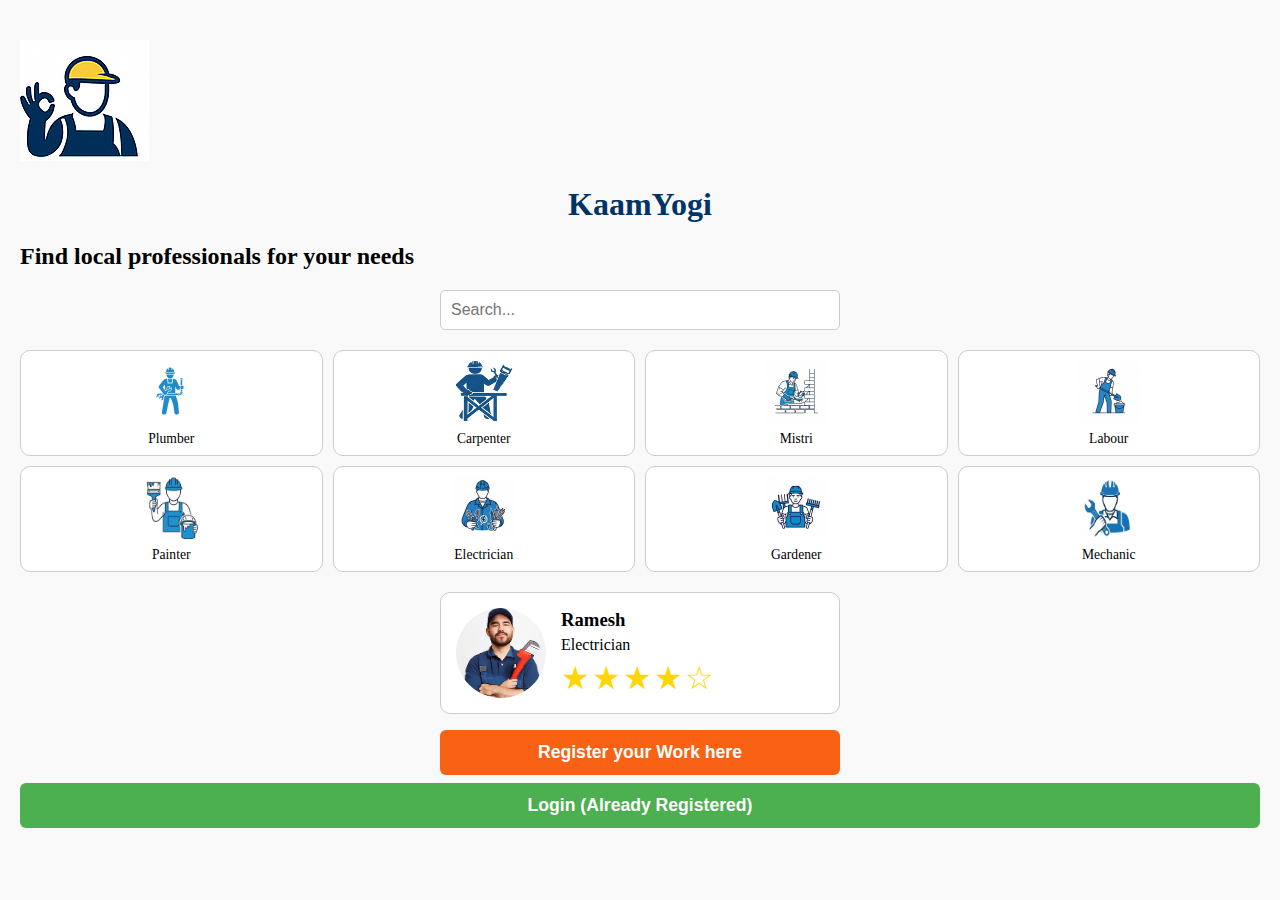
<file: responsive-website/src/index.html>
<!DOCTYPE html>
<html lang="en">
<head>
    <meta charset="UTF-8">
    <meta name="viewport" content="width=device-width, initial-scale=1.0">
    <link rel="stylesheet" href="css/styles.css">
    <title>KaamYogi</title>
</head>
<body>

    <nav class="navbar">
        <div class="logo">
            <img src="images/logo.png" alt="KaamYogi Logo">
        </div>
        
    <h1>KaamYogi</h1>
    <h2>Find local professionals for your needs</h2>

    <div class="search-bar">
        <input type="text" placeholder="Search...">
    </div>

    <div class="icons-grid">
        <div class="icon-card">
            <img src="images/plumber.png" alt="Plumber">
            <p>Plumber</p>
        </div>
        <div class="icon-card">
            <img src="images/carpanter.png" alt="Carpenter">
            <p>Carpenter</p>
        </div>
        <div class="icon-card">
            <img src="images/mistri.png" alt="Mistri">
            <p>Mistri</p>
        </div>
        <div class="icon-card">
            <img src="images/labour.png" alt="Labour">
            <p>Labour</p>
        </div>
        <div class="icon-card">
            <img src="images/painter.png" alt="Painter">
            <p>Painter</p>
        </div>
        <div class="icon-card">
            <img src="images/electrician.png" alt="Electrician">
            <p>Electrician</p>
        </div>
        <div class="icon-card">
            <img src="images/gardner.png" alt="Gardener">
            <p>Gardener</p>
        </div>
        <div class="icon-card">
            <img src="images/mechanic.png" alt="Mechanic">
            <p>Mechanic</p>
        </div>
        
    </div>

    <div class="profile-section">
        <img src="images/image1.png" alt="Ramesh">
        <div>
            <h3>Ramesh</h3>
            <p>Electrician</p>
            <p class="stars">★★★★☆</p>
        </div>
    </div>

    <div class="register-btn-wrapper">
        <button class="register-btn" onclick="window.location.href='register.html'">Register your Work here</button>
    </div>

    <div class="login-btn-wrapper">
        <button class="login-btn" onclick="window.location.href='login.html'">Login (Already Registered)</button>
    </div>
    <script src="js/main.js"></script>
</body>
</html>
</file>
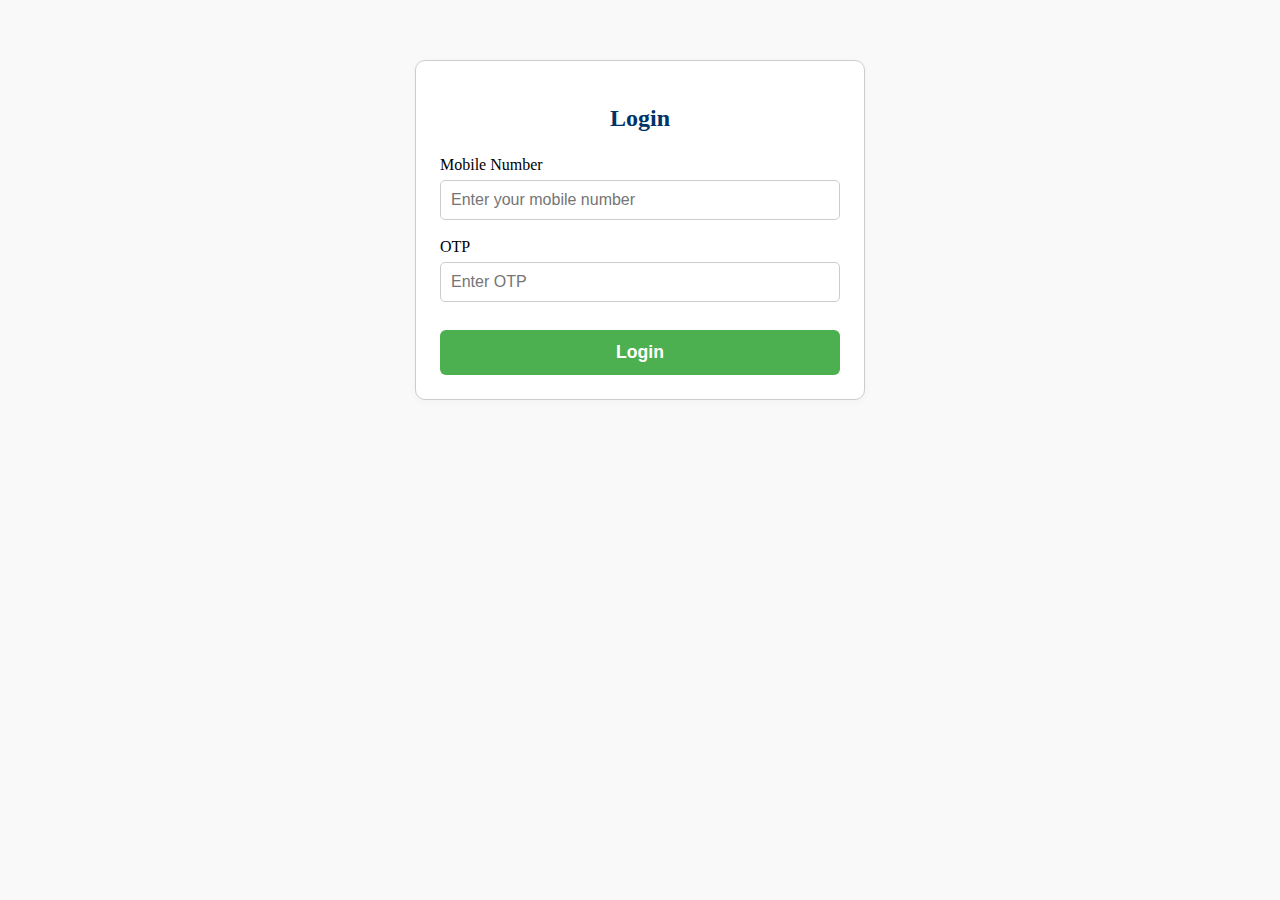
<file: responsive-website/src/login.html>
<!DOCTYPE html>
<html lang="en">
<head>
    <meta charset="UTF-8">
    <meta name="viewport" content="width=device-width, initial-scale=1.0">
    <title>Login - KaamYogi</title>
    <link rel="stylesheet" href="css/styles.css">
    <style>
        .login-container {
            max-width: 400px;
            margin: 40px auto;
            padding: 24px;
            background: #fff;
            border-radius: 10px;
            border: 1px solid #ccc;
            box-shadow: 0 2px 8px rgba(0,0,0,0.03);
        }
        .login-container h2 {
            text-align: center;
            margin-bottom: 24px;
            color: #003366;
        }
        .form-group {
            margin-bottom: 18px;
        }
        .form-group label {
            display: block;
            margin-bottom: 6px;
            font-weight: 500;
        }
        .form-group input[type="text"],
        .form-group input[type="email"],
        .form-group input[type="number"] {
            width: 100%;
            padding: 10px;
            border: 1px solid #ccc;
            border-radius: 5px;
            font-size: 1rem;
            box-sizing: border-box;
        }
        .form-group input[type="file"] {
            border: none;
            font-size: 1rem;
        }
        .login-btn {
            width: 100%;
            padding: 12px 0;
            background-color: #4CAF50;
            color: #fff;
            border: none;
            border-radius: 6px;
            font-size: 1.1rem;
            font-weight: bold;
            cursor: pointer;
            margin-top: 10px;
            transition: background 0.2s;
        }
        .login-btn:hover {
            background-color: #388e3c;
        }
    </style>
</head>
<body>
    <div class="login-container">
        <h2>Login</h2>
        <form>
            <div class="form-group">
                <label for="mobile">Mobile Number</label>
                <input type="text" id="mobile" name="mobile" placeholder="Enter your mobile number" maxlength="10" required>
            </div>
            <div class="form-group">
                <label for="otp">OTP</label>
                <input type="text" id="otp" name="otp" placeholder="Enter OTP" maxlength="6" required>
            </div>
            <button type="submit" class="login-btn">Login</button>
        </form>
</file>
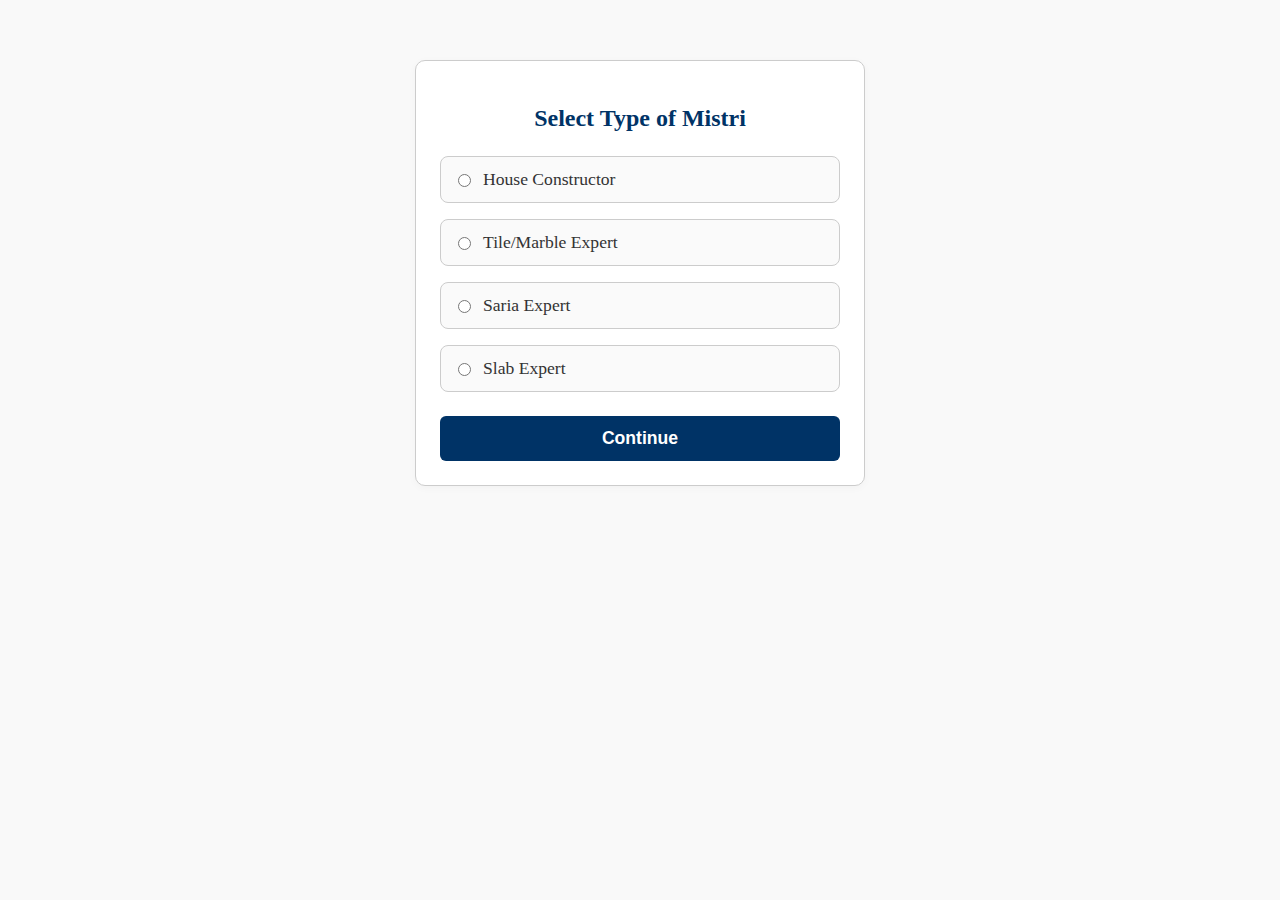
<file: responsive-website/src/Mistri.html>
<!DOCTYPE html>
<html lang="en">
<head>
    <meta charset="UTF-8">
    <meta name="viewport" content="width=device-width, initial-scale=1.0">
    <title>Select Mistri Type - KaamYogi</title>
    <link rel="stylesheet" href="css/styles.css">
    <style>
        .mistri-container {
            max-width: 400px;
            margin: 40px auto;
            padding: 24px;
            background: #fff;
            border-radius: 10px;
            border: 1px solid #ccc;
            box-shadow: 0 2px 8px rgba(0,0,0,0.03);
        }
        .mistri-container h2 {
            text-align: center;
            margin-bottom: 24px;
            color: #003366;
        }
        .mistri-type-list {
            display: flex;
            flex-direction: column;
            gap: 16px;
        }
        .mistri-type-option {
            display: flex;
            align-items: center;
            padding: 12px;
            border: 1px solid #ccc;
            border-radius: 8px;
            cursor: pointer;
            transition: background 0.2s, border 0.2s;
            background: #fafafa;
        }
        .mistri-type-option:hover,
        .mistri-type-option input[type="radio"]:checked + span {
            background: #e3f2fd;
            border-color: #2196f3;
        }
        .mistri-type-option input[type="radio"] {
            margin-right: 12px;
        }
        .mistri-type-option span {
            font-size: 1.1rem;
            color: #333;
        }
        .select-btn {
            width: 100%;
            padding: 12px 0;
            background-color: #003366;
            color: #fff;
            border: none;
            border-radius: 6px;
            font-size: 1.1rem;
            font-weight: bold;
            cursor: pointer;
            margin-top: 24px;
            transition: background 0.2s;
        }
        .select-btn:hover {
            background-color: #00509e;
        }
    </style>
</head>
<body>
    <div class="mistri-container">
        <h2>Select Type of Mistri</h2>
        <form>
            <div class="mistri-type-list">
                <label class="mistri-type-option">
                    <input type="radio" name="mistri_type" value="House Constructor" required>
                    <span>House Constructor</span>
                </label>
                <label class="mistri-type-option">
                    <input type="radio" name="mistri_type" value="Tile/Marble Expert" required>
                    <span>Tile/Marble Expert</span>
                </label>
                <label class="mistri-type-option">
                    <input type="radio" name="mistri_type" value="Saria Expert" required>
                    <span>Saria Expert</span>
                </label>
                <label class="mistri-type-option">
                    <input type="radio" name="mistri_type" value="Slab Expert" required>
                    <span>Slab Expert</span>
                </label>
            </div>
            <button type="submit" class="select-btn">Continue</button>
        </form>
    </div>
</file>
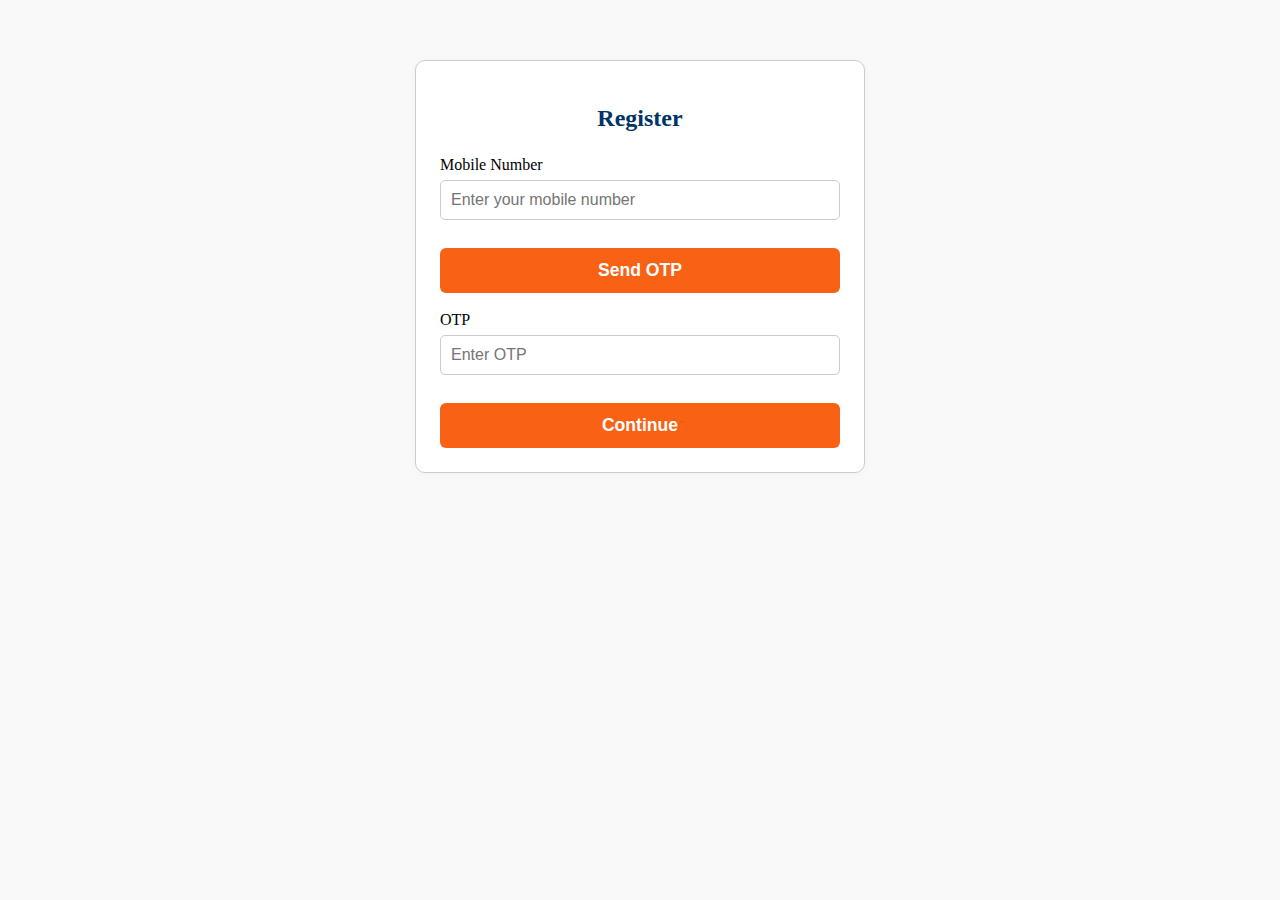
<file: responsive-website/src/otpregister.html>
<!DOCTYPE html>
<html lang="en">
<head>
    <meta charset="UTF-8">
    <meta name="viewport" content="width=device-width, initial-scale=1.0">
    <title>Register - KaamYogi</title>
    <link rel="stylesheet" href="css/styles.css">
    <style>
        .register-container {
            max-width: 400px;
            margin: 40px auto;
            padding: 24px;
            background: #fff;
            border-radius: 10px;
            border: 1px solid #ccc;
            box-shadow: 0 2px 8px rgba(0,0,0,0.03);
        }
        .register-container h2 {
            text-align: center;
            margin-bottom: 24px;
            color: #003366;
        }
        .form-group {
            margin-bottom: 18px;
        }
        .form-group label {
            display: block;
            margin-bottom: 6px;
            font-weight: 500;
        }
        .form-group input {
            width: 100%;
            padding: 10px;
            border: 1px solid #ccc;
            border-radius: 5px;
            font-size: 1rem;
            box-sizing: border-box;
        }
        .otp-btn, .register-btn {
            width: 100%;
            padding: 12px 0;
            background-color: rgb(249, 97, 20);
            color: #fff;
            border: none;
            border-radius: 6px;
            font-size: 1.1rem;
            font-weight: bold;
            cursor: pointer;
            margin-top: 10px;
            transition: background 0.2s;
        }
        .otp-btn:hover, .register-btn:hover {
            background-color: rgb(249, 97, 20);
        }
    </style>
</head>
<body>
    <div class="register-container">
        <h2>Register</h2>
        <form>
            <div class="form-group">
                <label for="mobile">Mobile Number</label>
                <input type="tel" id="mobile" name="mobile" placeholder="Enter your mobile number" maxlength="10" required>
            </div>
            <button type="button" class="otp-btn" onclick="sendOTP()">Send OTP</button>
            <div class="form-group" style="margin-top:18px;">
                <label for="otp">OTP</label>
                <input type="text" id="otp" name="otp" placeholder="Enter OTP" maxlength="6" required>
            </div>
            <button type="submit" class="register-btn">Continue</button>
        </form>
    </div>
    <script>
        function sendOTP() {
            alert('OTP sent to your mobile number!');
            // Here you would integrate with your backend to send the OTP
        }
    </script>
</file>
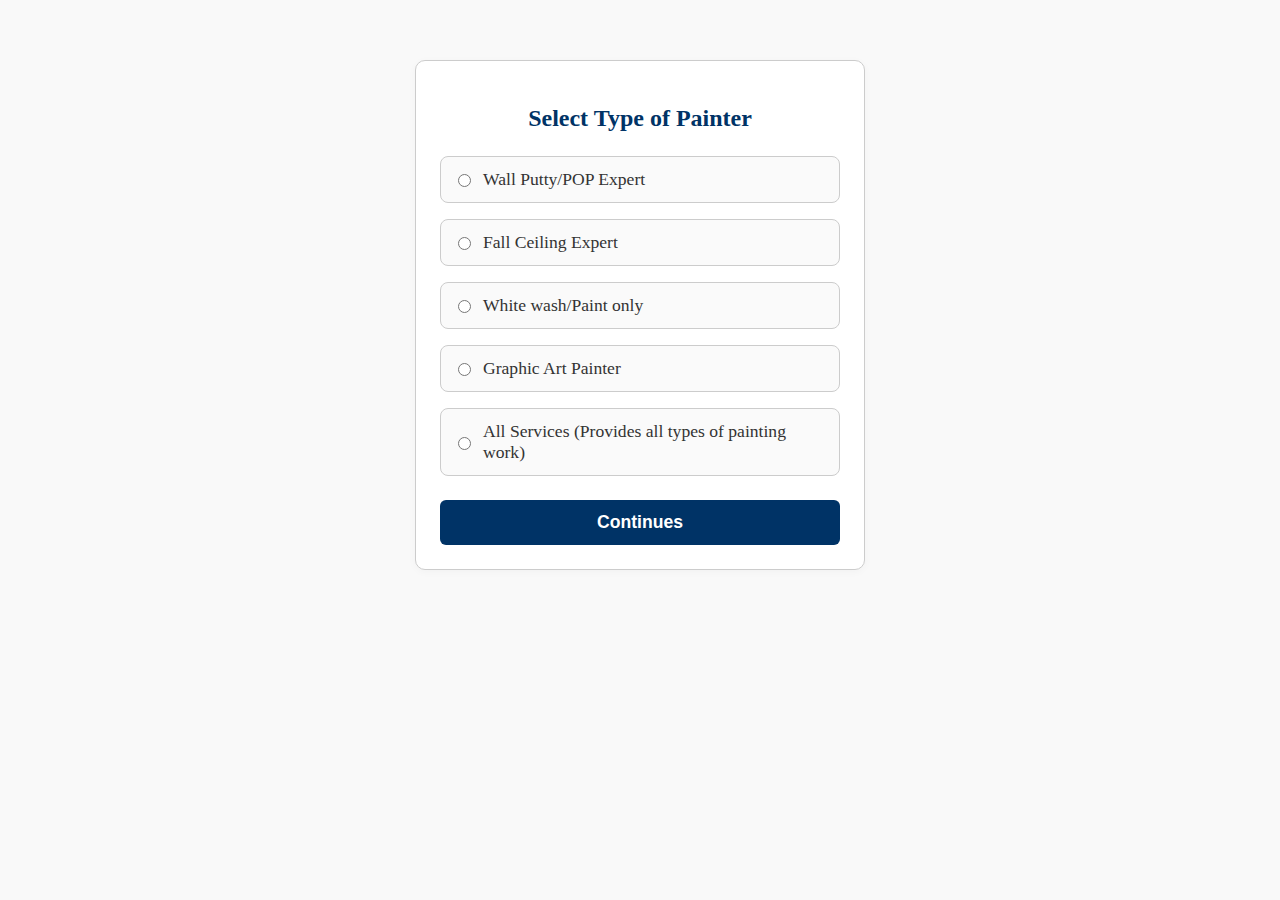
<file: responsive-website/src/painter.html>
<!DOCTYPE html>
<html lang="en">
<head>
    <meta charset="UTF-8">
    <meta name="viewport" content="width=device-width, initial-scale=1.0">
    <title>Select Painter Type - KaamYogi</title>
    <link rel="stylesheet" href="css/styles.css">
    <style>
        .painter-container {
            max-width: 400px;
            margin: 40px auto;
            padding: 24px;
            background: #fff;
            border-radius: 10px;
            border: 1px solid #ccc;
            box-shadow: 0 2px 8px rgba(0,0,0,0.03);
        }
        .painter-container h2 {
            text-align: center;
            margin-bottom: 24px;
            color: #003366;
        }
        .painter-type-list {
            display: flex;
            flex-direction: column;
            gap: 16px;
        }
        .painter-type-option {
            display: flex;
            align-items: center;
            padding: 12px;
            border: 1px solid #ccc;
            border-radius: 8px;
            cursor: pointer;
            transition: background 0.2s, border 0.2s;
            background: #fafafa;
        }
        .painter-type-option:hover,
        .painter-type-option input[type="radio"]:checked + span {
            background: #e3f2fd;
            border-color: #2196f3;
        }
        .painter-type-option input[type="radio"] {
            margin-right: 12px;
        }
        .painter-type-option span {
            font-size: 1.1rem;
            color: #333;
        }
        .select-btn {
            width: 100%;
            padding: 12px 0;
            background-color: #003366;
            color: #fff;
            border: none;
            border-radius: 6px;
            font-size: 1.1rem;
            font-weight: bold;
            cursor: pointer;
            margin-top: 24px;
            transition: background 0.2s;
        }
        .select-btn:hover {
            background-color: #00509e;
        }
    </style>
</head>
<body>
    <div class="painter-container">
        <h2>Select Type of Painter</h2>
        <form>
            <div class="painter-type-list">
                <label class="painter-type-option">
                    <input type="radio" name="painter_type" value="Wall Putty/POP Expert" required>
                    <span>Wall Putty/POP Expert</span>
                </label>
                <label class="painter-type-option">
                    <input type="radio" name="painter_type" value="Fall Ceiling Expert" required>
                    <span>Fall Ceiling Expert</span>
                </label>
                <label class="painter-type-option">
                    <input type="radio" name="painter_type" value="White wash/Paint only" required>
                    <span>White wash/Paint only</span>
                </label>
                <label class="painter-type-option">
                    <input type="radio" name="painter_type" value="Graphic Art Painter" required>
                    <span>Graphic Art Painter</span>
                </label>
                <label class="painter-type-option">
                    <input type="radio" name="painter_type" value="All Services" required>
                    <span>All Services (Provides all types of painting work)</span>
                </label>
            </div>
            <button type="submit" class="select-btn">Continues</button>
        </form>
    </div>
</body>
</html>
</file>
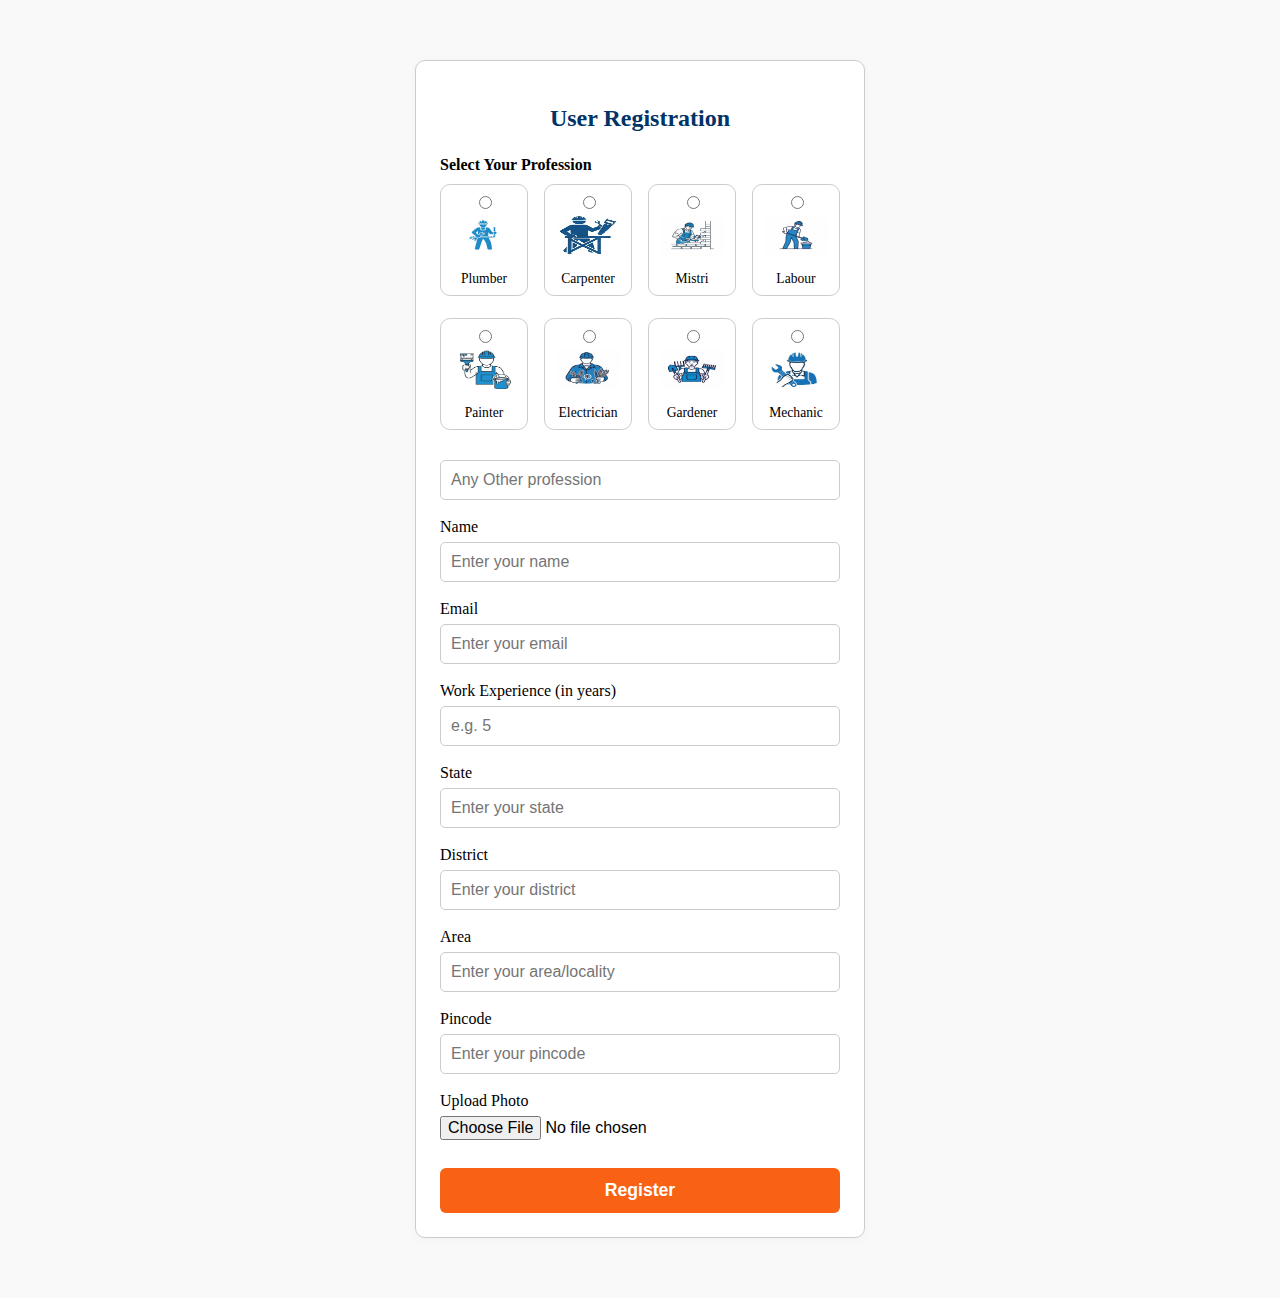
<file: responsive-website/src/register.html>
<!DOCTYPE html>
<html lang="en">
<head>
    <meta charset="UTF-8">
    <meta name="viewport" content="width=device-width, initial-scale=1.0">
    <title>User Registration - KaamYogi</title>
    <link rel="stylesheet" href="css/styles.css">
    <style>
        .register-container {
            max-width: 400px;
            margin: 40px auto;
            padding: 24px;
            background: #fff;
            border-radius: 10px;
            border: 1px solid #ccc;
            box-shadow: 0 2px 8px rgba(0,0,0,0.03);
        }
        .register-container h2 {
            text-align: center;
            margin-bottom: 24px;
            color: #003366;
        }
        .form-group {
            margin-bottom: 18px;
        }
        .form-group label {
            display: block;
            margin-bottom: 6px;
            font-weight: 500;
        }
        .form-group input[type="text"],
        .form-group input[type="email"],
        .form-group input[type="number"] {
            width: 100%;
            padding: 10px;
            border: 1px solid #ccc;
            border-radius: 5px;
            font-size: 1rem;
            box-sizing: border-box;
        }
        .form-group input[type="file"] {
            border: none;
            font-size: 1rem;
        }
        .register-btn {
            width: 100%;
            padding: 12px 0;
            background-color: rgb(249, 97, 20);
            color: #fff;
            border: none;
            border-radius: 6px;
            font-size: 1.1rem;
            font-weight: bold;
            cursor: pointer;
            margin-top: 10px;
            transition: background 0.2s;
        }
        .register-btn:hover {
            background-color: rgb(249, 97, 20);
        }
        .icons-grid {
            display: grid;
            grid-template-columns: repeat(auto-fill, minmax(80px, 1fr));
            gap: 16px;
        }
        .icon-card {
            text-align: center;
        }
        .icon-card img {
            max-width: 100%;
            height: 40px;
            margin-bottom: 8px;
        }
        @media (max-width: 600px) {
            .icons-grid {
                grid-template-columns: repeat(4, 1fr);
                gap: 8px;
            }
            .icon-card img {
                height: 32px;
            }
        }
    </style>
</head>
<body>
    <div class="register-container">
        <h2>User Registration</h2>
        <!-- Icons Grid Start -->
        <form>
            <div class="form-group">
                <label style="font-weight:600; margin-bottom:10px; display:block;">Select Your Profession</label>
                <div class="icons-grid" style="margin-bottom: 24px;">
                    <label class="icon-card">
                        <input type="radio" name="profession" value="Plumber" required style="margin-bottom: 6px;">
                        <img src="images/plumber.png" alt="Plumber">
                        <p>Plumber</p>
                    </label>
                    <label class="icon-card">
                        <input type="radio" name="profession" value="Carpenter" required style="margin-bottom: 6px;">
                        <img src="images/carpanter.png" alt="Carpenter">
                        <p>Carpenter</p>
                    </label>
                    <label class="icon-card">
                        <input type="radio" name="profession" value="Mistri" required style="margin-bottom: 6px;">
                        <img src="images/mistri.png" alt="Mistri">
                        <p>Mistri</p>
                    </label>
                    <label class="icon-card">
                        <input type="radio" name="profession" value="Labour" required style="margin-bottom: 6px;">
                        <img src="images/labour.png" alt="Labour">
                        <p>Labour</p>
                    </label>
                    <label class="icon-card">
                        <input type="radio" name="profession" value="Painter" required style="margin-bottom: 6px;">
                        <img src="images/painter.png" alt="Painter">
                        <p>Painter</p>
                    </label>
                    <label class="icon-card">
                        <input type="radio" name="profession" value="Electrician" required style="margin-bottom: 6px;">
                        <img src="images/electrician.png" alt="Electrician">
                        <p>Electrician</p>
                    </label>
                    <label class="icon-card">
                        <input type="radio" name="profession" value="Gardener" required style="margin-bottom: 6px;">
                        <img src="images/gardner.png" alt="Gardener">
                        <p>Gardener</p>
                    </label>
                    <label class="icon-card">
                        <input type="radio" name="profession" value="Mechanic" required style="margin-bottom: 6px;">
                        <img src="images/mechanic.png" alt="Mechanic">
                        <p>Mechanic</p>
                    </label>
                </div>
                <input type="text" id="other-profession" name="other_profession" placeholder="Any Other profession ">
            </div>
            <div class="form-group">
                <label for="name">Name</label>
                <input type="text" id="name" name="name" placeholder="Enter your name" required>
            </div>
            <div class="form-group">
                <label for="email">Email</label>
                <input type="email" id="email" name="email" placeholder="Enter your email" required>
            </div>
            <div class="form-group">
                <label for="experience">Work Experience (in years)</label>
                <input type="number" id="experience" name="experience" min="0" placeholder="e.g. 5" required>
            </div>
            <div class="form-group">
                <label for="state">State</label>
                <input type="text" id="state" name="state" placeholder="Enter your state" required>
            </div>
            <div class="form-group">
                <label for="district">District</label>
                <input type="text" id="district" name="district" placeholder="Enter your district" required>
            </div>
            <div class="form-group">
                <label for="area">Area</label>
                <input type="text" id="area" name="area" placeholder="Enter your area/locality" required>
            </div>
            <div class="form-group">
                <label for="pincode">Pincode</label>
                <input type="text" id="pincode" name="pincode" maxlength="6" pattern="\d{6}" placeholder="Enter your pincode" required>
            </div>
            <div class="form-group">
                <label for="photo">Upload Photo</label>
                <input type="file" id="photo" name="photo" accept="image/*" required>
            </div>
            <button type="submit" class="register-btn">Register</button>
        </form>
    </div>
</body>
</html>
</file>
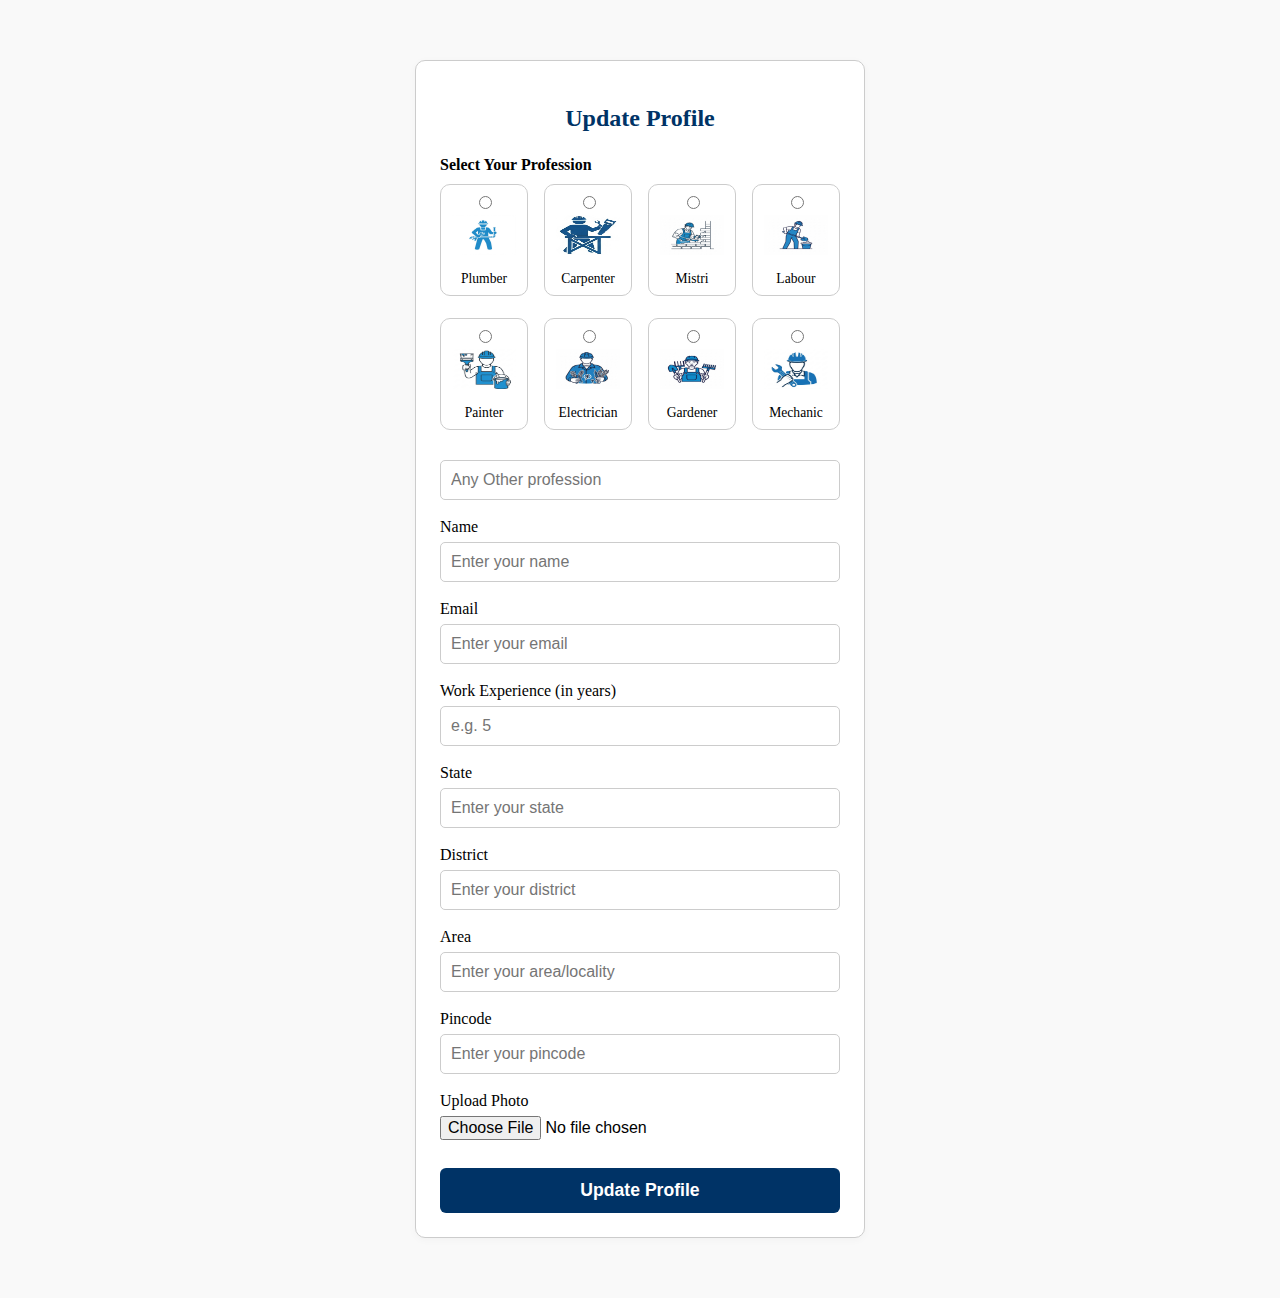
<file: responsive-website/src/updateprofile.html>
<!DOCTYPE html>
<html lang="en">
<head>
    <meta charset="UTF-8">
    <meta name="viewport" content="width=device-width, initial-scale=1.0">
    <title>Update Profile - KaamYogi</title>
    <link rel="stylesheet" href="css/styles.css">
    <style>
        .update-container {
            max-width: 400px;
            margin: 40px auto;
            padding: 24px;
            background: #fff;
            border-radius: 10px;
            border: 1px solid #ccc;
            box-shadow: 0 2px 8px rgba(0,0,0,0.03);
        }
        .update-container h2 {
            text-align: center;
            margin-bottom: 24px;
            color: #003366;
        }
        .form-group {
            margin-bottom: 18px;
        }
        .form-group label {
            display: block;
            margin-bottom: 6px;
            font-weight: 500;
        }
        .form-group input[type="text"],
        .form-group input[type="email"],
        .form-group input[type="number"] {
            width: 100%;
            padding: 10px;
            border: 1px solid #ccc;
            border-radius: 5px;
            font-size: 1rem;
            box-sizing: border-box;
        }
        .form-group input[type="file"] {
            border: none;
            font-size: 1rem;
        }
        .update-btn {
            width: 100%;
            padding: 12px 0;
            background-color: #003366;
            color: #fff;
            border: none;
            border-radius: 6px;
            font-size: 1.1rem;
            font-weight: bold;
            cursor: pointer;
            margin-top: 10px;
            transition: background 0.2s;
        }
        .update-btn:hover {
            background-color: #00509e;
        }
        .icons-grid {
            display: grid;
            grid-template-columns: repeat(4, 1fr);
            gap: 16px;
        }
        .icon-card {
            text-align: center;
        }
        .icon-card img {
            max-width: 100%;
            height: 40px;
            margin-bottom: 8px;
        }
        @media (max-width: 600px) {
            .icons-grid {
                grid-template-columns: repeat(4, 1fr);
                gap: 8px;
            }
            .icon-card img {
                height: 32px;
            }
        }
    </style>
</head>
<body>
    <div class="update-container">
        <h2>Update Profile</h2>
        <form>
            <div class="form-group">
                <label style="font-weight:600; margin-bottom:10px; display:block;">Select Your Profession</label>
                <div class="icons-grid" style="margin-bottom: 24px;">
                    <label class="icon-card">
                        <input type="radio" name="profession" value="Plumber" required style="margin-bottom: 6px;">
                        <img src="images/plumber.png" alt="Plumber">
                        <p>Plumber</p>
                    </label>
                    <label class="icon-card">
                        <input type="radio" name="profession" value="Carpenter" required style="margin-bottom: 6px;">
                        <img src="images/carpanter.png" alt="Carpenter">
                        <p>Carpenter</p>
                    </label>
                    <label class="icon-card">
                        <input type="radio" name="profession" value="Mistri" required style="margin-bottom: 6px;">
                        <img src="images/mistri.png" alt="Mistri">
                        <p>Mistri</p>
                    </label>
                    <label class="icon-card">
                        <input type="radio" name="profession" value="Labour" required style="margin-bottom: 6px;">
                        <img src="images/labour.png" alt="Labour">
                        <p>Labour</p>
                    </label>
                    <label class="icon-card">
                        <input type="radio" name="profession" value="Painter" required style="margin-bottom: 6px;">
                        <img src="images/painter.png" alt="Painter">
                        <p>Painter</p>
                    </label>
                    <label class="icon-card">
                        <input type="radio" name="profession" value="Electrician" required style="margin-bottom: 6px;">
                        <img src="images/electrician.png" alt="Electrician">
                        <p>Electrician</p>
                    </label>
                    <label class="icon-card">
                        <input type="radio" name="profession" value="Gardener" required style="margin-bottom: 6px;">
                        <img src="images/gardner.png" alt="Gardener">
                        <p>Gardener</p>
                    </label>
                    <label class="icon-card">
                        <input type="radio" name="profession" value="Mechanic" required style="margin-bottom: 6px;">
                        <img src="images/mechanic.png" alt="Mechanic">
                        <p>Mechanic</p>
                    </label>
                </div>
                <input type="text" id="other-profession" name="other_profession" placeholder="Any Other profession ">
            </div>
            <div class="form-group">
                <label for="name">Name</label>
                <input type="text" id="name" name="name" placeholder="Enter your name" required>
            </div>
            <div class="form-group">
                <label for="email">Email</label>
                <input type="email" id="email" name="email" placeholder="Enter your email" required>
            </div>
            <div class="form-group">
                <label for="experience">Work Experience (in years)</label>
                <input type="number" id="experience" name="experience" min="0" placeholder="e.g. 5" required>
            </div>
            <div class="form-group">
                <label for="state">State</label>
                <input type="text" id="state" name="state" placeholder="Enter your state" required>
            </div>
            <div class="form-group">
                <label for="district">District</label>
                <input type="text" id="district" name="district" placeholder="Enter your district" required>
            </div>
            <div class="form-group">
                <label for="area">Area</label>
                <input type="text" id="area" name="area" placeholder="Enter your area/locality" required>
            </div>
            <div class="form-group">
                <label for="pincode">Pincode</label>
                <input type="text" id="pincode" name="pincode" maxlength="6" pattern="\d{6}" placeholder="Enter your pincode" required>
            </div>
            <div class="form-group">
                <label for="photo">Upload Photo</label>
                <input type="file" id="photo" name="photo" accept="image/*" required>
            </div>
            <button type="submit" class="update-btn">Update Profile</button>
        </form>
    </div>
</body>
</file>
<file: responsive-website/src/css/styles.css>
body {
    font-family: 'Roboto', 'Helvetica Neue';
    background-color: #f9f9f9;
    padding: 20px;
    margin: 0;
}

header {
    background-color: #4CAF50;
    color: white;
    padding: 15px;
    text-align: center;
}

nav {
    margin: 20px 0;
}

nav a {
    margin: 0 15px;
    text-decoration: none;
    color: #4CAF50;
}

main {
    padding: 20px;
}

footer {
    background-color: #4CAF50;
    color: white;
    text-align: center;
    padding: 10px;
    position: relative;
    bottom: 0;
    width: 100%;
}

h1 {
    color: #003366;
    text-align: center;
    margin-bottom: 20px;
}

.search-bar {
    max-width: 400px;
    width: 100%;
    margin: 0 auto 20px auto;
    box-sizing: border-box;
}

.search-bar input {
    width: 100%;
    max-width: none;
    padding: 10px;
    border: 1px solid #ccc;
    border-radius: 5px;
    font-size: 1rem;
    box-sizing: border-box;
    margin: 0;
    display: block;
}

@media (max-width: 600px) {
    .search-bar {
        max-width: none;
        width: 100%;
        padding-left: 4px;
        padding-right: 4px;
        margin-bottom: 20px;
    }
    .search-bar input {
        width: 100%;
        max-width: none;
        min-width: 0;
    }
}

.icons-grid {
    display: grid;
    grid-template-columns: repeat(4, 1fr);
    gap: 10px;
    text-align: center;
    width: 100%;
}

.icon-card {
    border: 1px solid #ccc;
    border-radius: 10px;
    background-color: white;
    padding: 8px;
    display: flex;
    flex-direction: column;
    align-items: center;
    min-width: 0;
}

.icon-card img {
    width: 64px;
    height: 64px;
    margin-bottom: 4px;
}

.icon-card p {
    margin: 5px 0 0 0;
    font-size: 0.85rem; /* Reduced font size */
    line-height: 1.1;
}

.profile-section {
    margin-top: 20px;
    padding: 15px;
    border-radius: 10px;
    background-color: white;
    display: flex;
    align-items: center;
    max-width: 400px;
    margin-left: auto;
    margin-right: auto;
    border: 1px solid #ccc; /* Match search bar border */
    box-sizing: border-box;
}

.profile-section img {
    width: 90px;
    height: 90px;
    border-radius: 50%;
    margin-right: 15px;
    object-fit: cover;
}

.profile-section h3 {
    margin: 0;
}

.profile-section p {
    margin: 5px 0 0 0;
}

.stars {
    color: #FFD700;
    margin: 0;
    font-size: 2rem; /* Increased size */
    letter-spacing: 2px;
}

.view-more {
    text-align: center;
    margin-top: 20px;
}

.view-more button {
    padding: 10px 20px;
    border: none;
    border-radius: 5px;
    background-color: #003366;
    color: white;
    cursor: pointer;
    font-size: 1rem;
}

.register-btn-wrapper {
    max-width: 400px;
    width: 100%;
    margin: 16px auto 0 auto;
    display: flex;
    justify-content: center;
    box-sizing: border-box;
}

.register-btn {
    width: 100%;
    padding: 12px 0;
    background-color: rgb(249, 97, 20);
    color: #fff;
    border: none;
    border-radius: 6px;
    font-size: 1.1rem;
    font-weight: bold;
    cursor: pointer;
    transition: background 0.2s;
}

.register-btn:hover {
    background-color: #ff9800;
}

.login-btn {
    width: 100%;
    padding: 12px 0;
    background-color: #4CAF50; /* Green */
    color: #fff;
    border: none;
    border-radius: 6px;
    font-size: 1.1rem;
    font-weight: bold;
    cursor: pointer;
    transition: background 0.2s;
    margin-top: 8px;
}

.login-btn:hover {
    background-color: #388e3c;
}

/* Responsive Styles */
@media (max-width: 900px) {
    .icons-grid {
        grid-template-columns: repeat(4, 1fr);
    }
}

@media (max-width: 768px) {
    header {
        font-size: 1.5em;
    }

    nav {
        display: flex;
        flex-direction: column;
        align-items: center;
    }

    nav a {
        margin: 10px 0;
    }
}

@media (max-width: 600px) {
    body {
        padding: 6px;
    }
    .icons-grid {
        grid-template-columns: repeat(4, 1fr);
        gap: 6px;
    }
    .icon-card img {
        width: 54px;
        height: 54px;
    }
    .icon-card {
        padding: 4px;
    }
    .search-bar {
        max-width: none;
        width: 100%;
        padding-left: 4px;
        padding-right: 4px;
        margin-bottom: 20px;
    }
    .search-bar input {
        width: 100%;
        max-width: none;
        min-width: 0;
    }
    .icon-card p {
        font-size: 0.78rem;
    }
    .profile-section {
        max-width: none;
        width: 100%;
        box-sizing: border-box;
        margin-left: 0;
        margin-right: 0;
        padding-left: 4px;
        padding-right: 4px;
    }
    .profile-section img {
        width: 70px;
        height: 70px;
    }
    .stars {
        font-size: 1.5rem;
    }
    .register-btn-wrapper {
        max-width: none;
        width: 100%;
        padding-left: 4px;
        padding-right: 4px;
    }
    .register-btn {
        font-size: 1rem;
        padding: 10px 0;
    }
}
</file>
